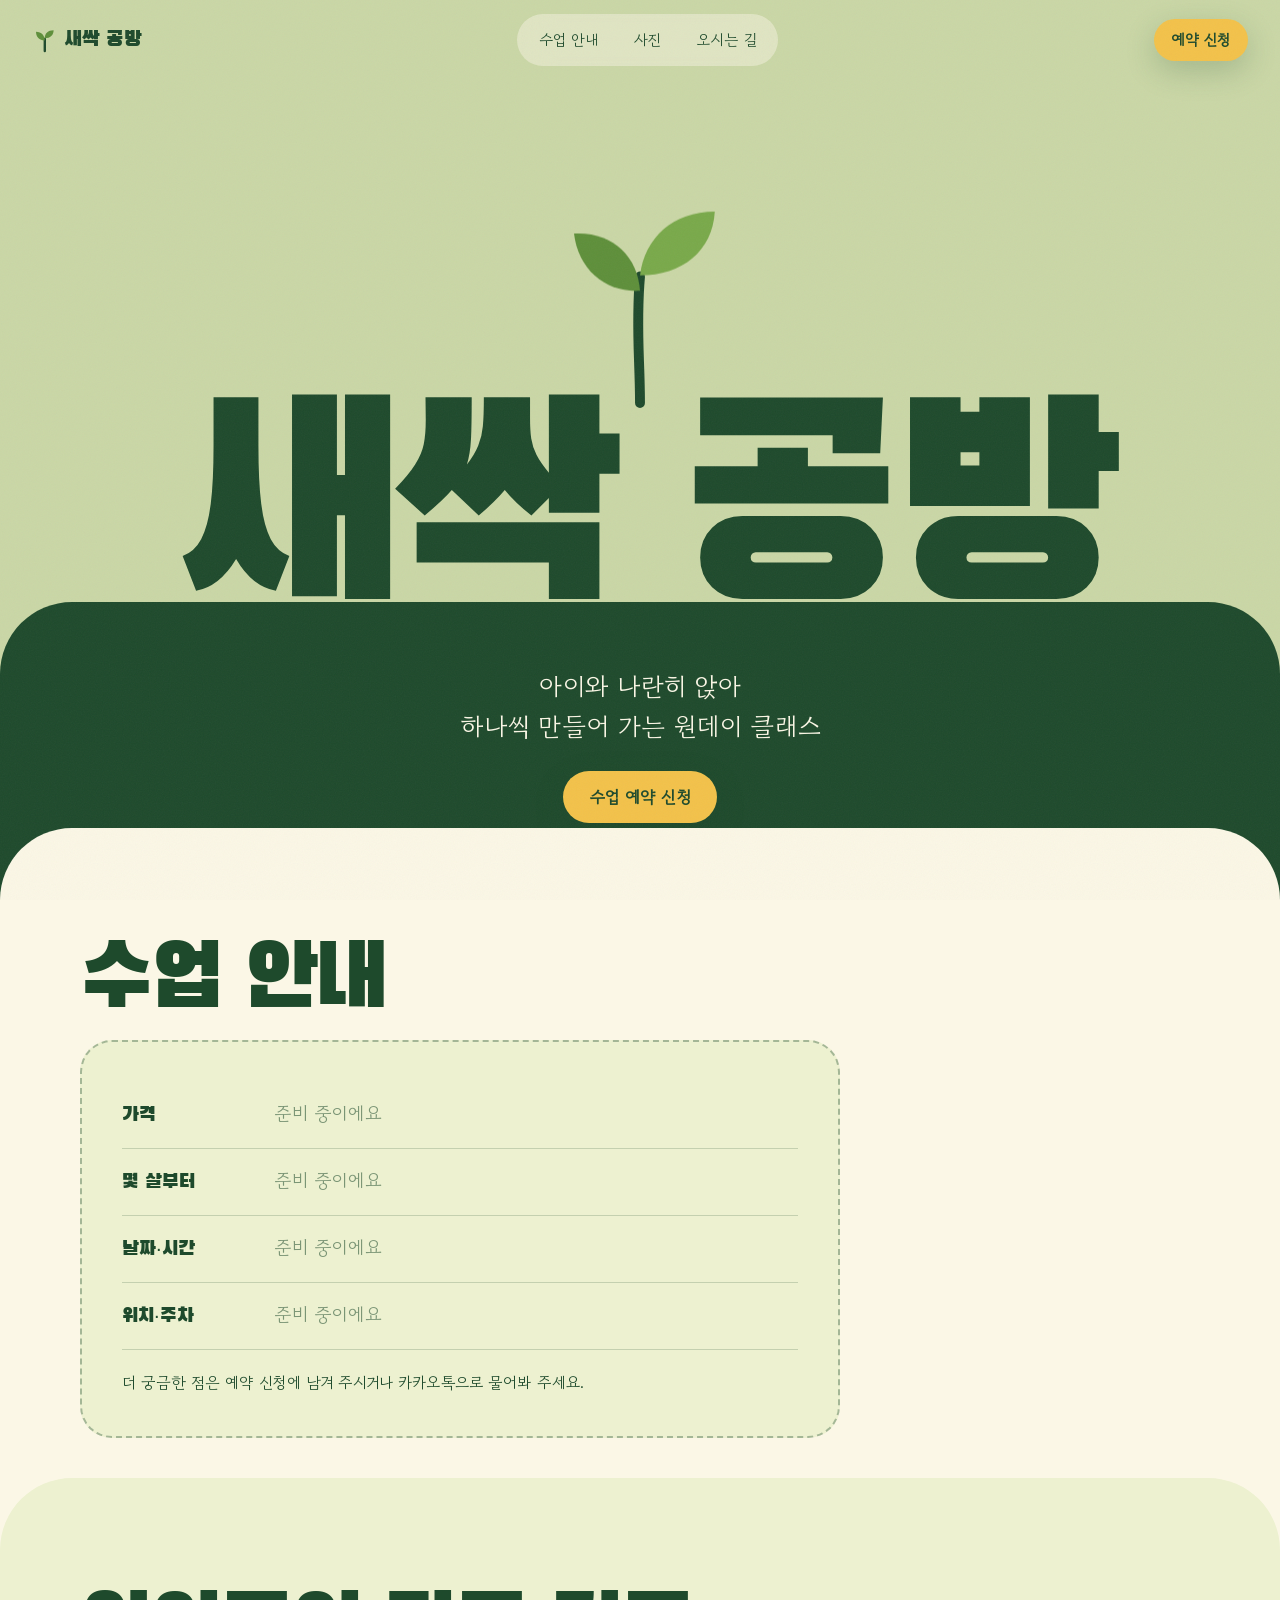
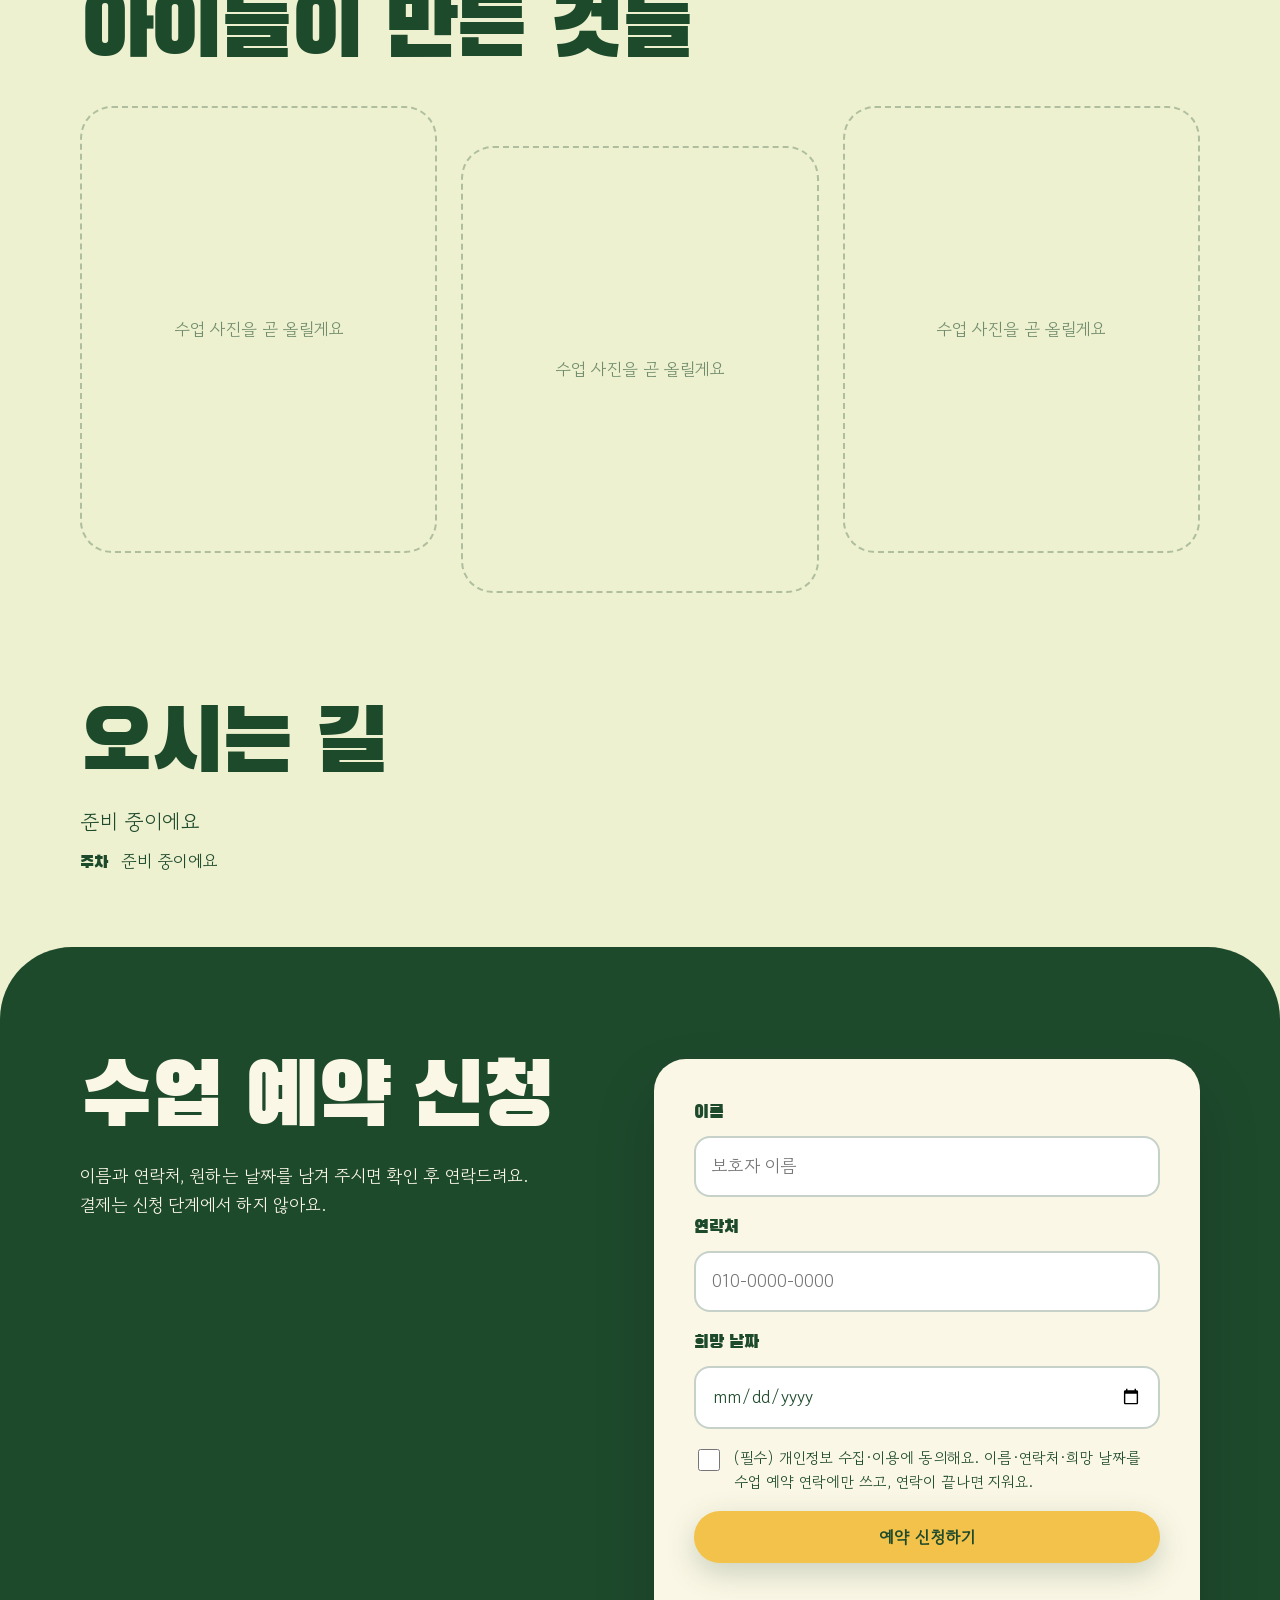
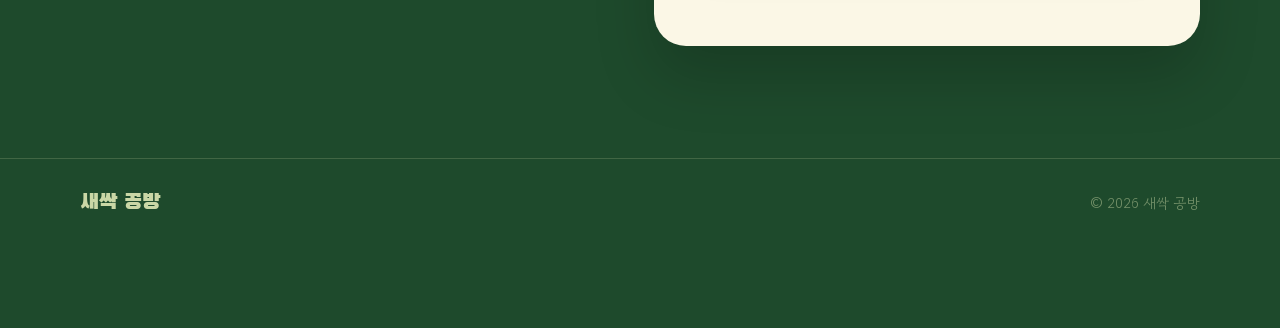
<file: index.html>
<!doctype html>
<html lang="ko">
<head>
  <meta charset="utf-8">
  <meta name="viewport" content="width=device-width, initial-scale=1">
  <title>새싹 공방 · 아이와 함께하는 원데이 클래스</title>
  <meta name="description" content="아이와 함께 오는 가족을 위한 새싹 공방 원데이 클래스. 수업 안내를 보고 바로 예약 신청하세요.">
  <meta property="og:title" content="새싹 공방 원데이 클래스">
  <meta property="og:description" content="아이와 나란히 앉아 하나씩 만들어 가는 하루. 수업 예약 신청을 받고 있어요.">
  <meta name="theme-color" content="#CAD7A6">
  <link rel="icon" href="data:image/svg+xml,%3Csvg xmlns='http://www.w3.org/2000/svg' viewBox='0 0 32 32'%3E%3Cpath d='M16 30V15' stroke='%231E4A2C' stroke-width='3' stroke-linecap='round'/%3E%3Cpath d='M16 17C9 17 5 12 5 6c7 0 11 5 11 11zM16 14c0-6 4-10 11-10 0 6-4 10-11 10z' fill='%235E8F3A'/%3E%3C/svg%3E">
  <link rel="preconnect" href="https://fonts.googleapis.com">
  <link rel="preconnect" href="https://fonts.gstatic.com" crossorigin>
  <link href="https://fonts.googleapis.com/css2?family=Black+Han+Sans&family=Gowun+Dodum&display=swap" rel="stylesheet">
  <link rel="stylesheet" href="assets/style.css">
</head>
<body>
  <a class="skip" href="#book">예약 신청으로 바로 가기</a>

  <header class="top">
    <a class="logo" href="#" aria-label="새싹 공방 처음으로">
      <svg viewBox="0 0 32 32" aria-hidden="true"><path d="M16 30V15" stroke="currentColor" stroke-width="3" stroke-linecap="round"/><path d="M16 17C9 17 5 12 5 6c7 0 11 5 11 11zM16 14c0-6 4-10 11-10 0 6-4 10-11 10z" fill="#5E8F3A"/></svg>
      새싹 공방
    </a>
    <nav class="menu" aria-label="주요 메뉴">
      <a href="#guide">수업 안내</a>
      <a href="#photos">사진</a>
      <a href="#way">오시는 길</a>
    </nav>
    <a class="btn btn-seed btn-small" href="#book">예약 신청</a>
  </header>

  <main>
    <!-- 첫 화면: 흙 위로 새싹이 자라는 장면 하나 -->
    <section class="hero" aria-labelledby="hero-title">
      <svg class="sprout" viewBox="0 0 200 220" aria-hidden="true">
        <path class="stem" d="M100 220 C100 180 96 150 100 105" />
        <path class="leaf leaf-l" d="M100 118 C70 120 44 100 40 66 C74 64 98 86 100 118 Z" />
        <path class="leaf leaf-r" d="M100 104 C104 70 130 46 168 46 C166 82 138 104 100 104 Z" />
      </svg>
      <h1 id="hero-title" class="wordmark"><span>새싹</span> <span>공방</span></h1>
      <div class="soil">
        <p class="lead">아이와 나란히 앉아<br>하나씩 만들어 가는 원데이 클래스</p>
        <div class="hero-actions">
          <a class="btn btn-seed" href="#book">수업 예약 신청</a>
          <a class="btn btn-ghost" data-link="kakao" href="#" target="_blank" rel="noopener" hidden>카카오톡으로 묻기</a>
        </div>
      </div>
    </section>

    <!-- 부모님이 궁금한 네 가지: 씨앗 봉투 뒷면 안내표 -->
    <section id="guide" class="guide">
      <div class="wrap">
        <h2 class="title">수업 안내</h2>
        <p class="sub" data-fact-line="lesson"></p>
        <div class="packet">
          <dl>
            <div><dt>가격</dt><dd data-fact="price"></dd></div>
            <div><dt>몇 살부터</dt><dd data-fact="age"></dd></div>
            <div><dt>날짜·시간</dt><dd data-fact="time"></dd></div>
            <div><dt>위치·주차</dt><dd><span data-fact="place"></span><small data-fact-small="parking"></small></dd></div>
          </dl>
          <p class="packet-note">더 궁금한 점은 예약 신청에 남겨 주시거나 카카오톡으로 물어봐 주세요.</p>
        </div>
      </div>
    </section>

    <!-- 사진 -->
    <section id="photos" class="photos">
      <div class="wrap">
        <h2 class="title">아이들이 만든 것들</h2>
        <div class="gallery" id="gallery"></div>
      </div>
    </section>

    <!-- 후기: 실제 후기가 있을 때만 보인다 -->
    <section id="reviews" class="reviews" hidden>
      <div class="wrap">
        <h2 class="title">다녀간 가족의 말</h2>
        <ul class="review-list" id="review-list"></ul>
      </div>
    </section>

    <!-- 블로그·유튜브 -->
    <section id="more" class="more" hidden>
      <div class="wrap">
        <h2 class="title">수업 기록 더 보기</h2>
        <div class="video" id="video" hidden></div>
        <div class="more-links">
          <a class="more-link" data-link="blog" href="#" target="_blank" rel="noopener" hidden>
            <strong>블로그</strong><span>수업 후기와 작품 사진을 글로 남겨 두었어요</span>
          </a>
          <a class="more-link" data-link="youtube" href="#" target="_blank" rel="noopener" hidden>
            <strong>유튜브</strong><span>수업하는 모습을 영상으로 볼 수 있어요</span>
          </a>
        </div>
      </div>
    </section>

    <!-- 오시는 길 -->
    <section id="way" class="way">
      <div class="wrap">
        <h2 class="title">오시는 길</h2>
        <p class="way-place" data-fact="place"></p>
        <p class="way-parking"><strong>주차</strong> <span data-fact="parking"></span></p>
        <a class="btn btn-line" data-link="mapUrl" href="#" target="_blank" rel="noopener" hidden>지도에서 보기</a>
      </div>
    </section>

    <!-- 예약 신청 -->
    <section id="book" class="book" aria-labelledby="book-title">
      <div class="wrap book-wrap">
        <div class="book-intro">
          <h2 id="book-title" class="title">수업 예약 신청</h2>
          <p>이름과 연락처, 원하는 날짜를 남겨 주시면 확인 후 연락드려요. 결제는 신청 단계에서 하지 않아요.</p>
        </div>
        <form id="book-form" class="form" novalidate>
          <label>
            <span>이름</span>
            <input name="name" autocomplete="name" required maxlength="50" placeholder="보호자 이름">
          </label>
          <label>
            <span>연락처</span>
            <input name="contact" type="tel" autocomplete="tel" inputmode="tel" required maxlength="100" placeholder="010-0000-0000">
          </label>
          <label>
            <span>희망 날짜</span>
            <input name="wish_date" type="date" required>
          </label>
          <input class="trap" name="website" tabindex="-1" autocomplete="off" aria-hidden="true">
          <label class="consent">
            <input type="checkbox" name="consent" required>
            <span>(필수) 개인정보 수집·이용에 동의해요. 이름·연락처·희망 날짜를 수업 예약 연락에만 쓰고, 연락이 끝나면 지워요.</span>
          </label>
          <button class="btn btn-seed btn-block" type="submit">예약 신청하기</button>
          <p class="form-msg" id="form-msg" role="status" aria-live="polite"></p>
        </form>
      </div>
    </section>
  </main>

  <footer class="foot">
    <div class="wrap foot-wrap">
      <p class="foot-name">새싹 공방</p>
      <nav class="foot-links" aria-label="바깥 연결">
        <a data-link="kakao" href="#" target="_blank" rel="noopener" hidden>카카오톡</a>
        <a data-link="blog" href="#" target="_blank" rel="noopener" hidden>블로그</a>
        <a data-link="youtube" href="#" target="_blank" rel="noopener" hidden>유튜브</a>
      </nav>
      <p class="foot-copy">© 2026 새싹 공방</p>
    </div>
  </footer>

  <!-- 휴대폰: 아래에 늘 떠 있는 버튼 -->
  <div class="dock" aria-label="빠른 연결">
    <a class="btn btn-seed" href="#book">예약 신청</a>
    <a class="btn btn-ghost-dark" data-link="kakao" href="#" target="_blank" rel="noopener" hidden>카톡 문의</a>
  </div>

  <div class="grain" aria-hidden="true"></div>
  <script src="assets/config.js"></script>
  <script src="assets/main.js"></script>
</body>
</html>
</file>
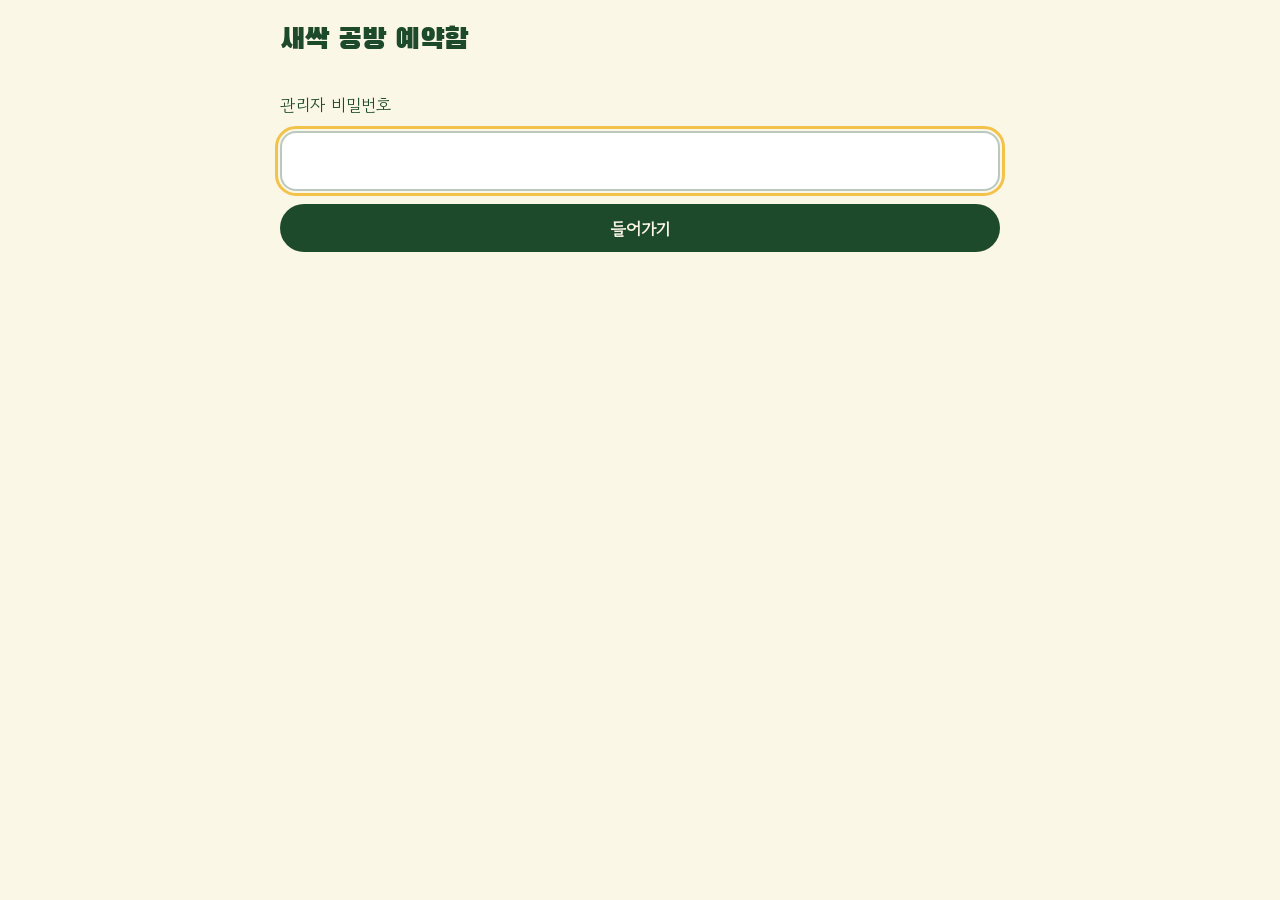
<file: admin/index.html>
<!doctype html>
<html lang="ko">
<head>
  <meta charset="utf-8">
  <meta name="viewport" content="width=device-width, initial-scale=1">
  <meta name="robots" content="noindex, nofollow">
  <title>새싹 공방 예약함</title>
  <link rel="preconnect" href="https://fonts.googleapis.com">
  <link rel="preconnect" href="https://fonts.gstatic.com" crossorigin>
  <link href="https://fonts.googleapis.com/css2?family=Black+Han+Sans&family=Gowun+Dodum&display=swap" rel="stylesheet">
  <style>
    :root { --forest: #1E4A2C; --leaf: #5E8F3A; --sage: #CAD7A6; --shoot: #EDF1D0; --oat: #FBF7E6; --seed: #F3C24A; }
    * { box-sizing: border-box; }
    [hidden] { display: none !important; }
    body { margin: 0; background: var(--oat); color: var(--forest); font: 17px/1.6 'Gowun Dodum', system-ui, sans-serif; }
    :focus-visible { outline: 3px solid var(--seed); outline-offset: 2px; }
    .wrap { width: min(720px, 100% - 2rem); margin: 0 auto; padding: 1.5rem 0 4rem; }
    h1 { font: 400 1.8rem/1.2 'Black Han Sans', sans-serif; margin: 0 0 1rem; }
    button, input { font: inherit; }
    .login { display: grid; gap: .8rem; margin-top: 2rem; }
    .login input { padding: .9rem 1rem; border: 2px solid rgba(30,74,44,.3); border-radius: 1rem; font-size: 1.1rem; background: #fff; color: var(--forest); }
    .btn { min-height: 3rem; padding: 0 1.2rem; border: 0; border-radius: 999px; background: var(--forest); color: var(--oat); font-weight: 700; cursor: pointer; }
    .err { color: #A3361F; min-height: 1.6em; margin: 0; }
    .bar { display: flex; align-items: center; justify-content: space-between; gap: 1rem; margin-bottom: 1rem; }
    .count { background: var(--forest); color: var(--oat); border-radius: 1.5rem; padding: 1.2rem 1.5rem; margin-bottom: 1.25rem; }
    .count strong { font: 400 3rem/1 'Black Han Sans', sans-serif; color: var(--seed); margin-right: .4rem; }
    .list { list-style: none; margin: 0; padding: 0; display: grid; gap: .9rem; }
    .card { background: #fff; border-radius: 1.25rem; padding: 1.1rem 1.25rem; border: 2px solid transparent; }
    .card.new { border-color: var(--seed); }
    .meta { font-size: .9rem; opacity: .7; margin: 0; }
    .name { font: 400 1.35rem/1.3 'Black Han Sans', sans-serif; margin: .2rem 0; }
    .row { margin: .2rem 0; }
    .copy { background: var(--shoot); border: 0; border-radius: .6rem; padding: .3rem .6rem; color: var(--forest); cursor: pointer; font-size: 1.05rem; }
    .status { display: flex; gap: .4rem; margin-top: .8rem; flex-wrap: wrap; }
    .status button { min-height: 2.75rem; padding: 0 1rem; border-radius: 999px; border: 2px solid var(--forest); background: transparent; color: var(--forest); cursor: pointer; }
    .status button[aria-pressed="true"] { background: var(--forest); color: var(--oat); }
    .ghost { background: transparent; color: var(--forest); border: 2px solid var(--forest); }
    .empty { padding: 2rem; text-align: center; background: var(--shoot); border-radius: 1.25rem; }
  </style>
</head>
<body>
  <div class="wrap">
    <h1>새싹 공방 예약함</h1>

    <form id="login" class="login">
      <label for="pw">관리자 비밀번호</label>
      <input id="pw" type="password" autocomplete="current-password" required>
      <button class="btn" type="submit">들어가기</button>
      <p class="err" id="login-err" role="alert"></p>
    </form>

    <section id="board" hidden>
      <div class="bar">
        <button class="btn ghost" id="refresh" type="button">새로고침</button>
        <button class="btn ghost" id="logout" type="button">나가기</button>
      </div>
      <div class="count"><strong id="new-count">0</strong>건의 새 예약 신청</div>
      <p class="err" id="board-err" role="alert"></p>
      <ul class="list" id="list"></ul>
    </section>
  </div>

  <script>
  (function () {
    const KEY = 'saessak-admin';
    const STATUSES = ['새 문의', '연락함', '완료'];
    const $ = (id) => document.getElementById(id);
    const getPw = () => sessionStorage.getItem(KEY) || '';

    async function call(method, body) {
      const r = await fetch('/api/admin', {
        method,
        headers: { 'x-admin-password': getPw(), ...(body ? { 'Content-Type': 'application/json' } : {}) },
        body: body ? JSON.stringify(body) : undefined,
      });
      const data = await r.json().catch(() => ({}));
      if (r.status === 401) { logout('비밀번호가 맞지 않아요.'); throw new Error(''); }
      if (!r.ok) throw new Error(data.error || '불러오지 못했어요.');
      return data;
    }

    function fmt(iso) {
      const d = new Date(iso);
      return d.toLocaleString('ko-KR', { month: 'long', day: 'numeric', weekday: 'short', hour: '2-digit', minute: '2-digit' });
    }

    function render(rows) {
      $('new-count').textContent = rows.filter((r) => r.status === '새 문의').length;
      const list = $('list');
      list.textContent = '';
      if (!rows.length) {
        const li = document.createElement('li');
        li.className = 'empty';
        li.textContent = '아직 들어온 예약 신청이 없어요.';
        list.appendChild(li);
        return;
      }
      rows.forEach((r) => {
        const li = document.createElement('li');
        li.className = 'card' + (r.status === '새 문의' ? ' new' : '');
        const meta = document.createElement('p'); meta.className = 'meta'; meta.textContent = fmt(r.created_at) + ' 접수';
        const name = document.createElement('p'); name.className = 'name'; name.textContent = r.name;
        const contact = document.createElement('p'); contact.className = 'row';
        const cbtn = document.createElement('button'); cbtn.type = 'button'; cbtn.className = 'copy'; cbtn.textContent = r.contact;
        cbtn.title = '눌러서 복사';
        cbtn.addEventListener('click', async () => {
          try { await navigator.clipboard.writeText(r.contact); cbtn.textContent = '복사했어요'; setTimeout(() => (cbtn.textContent = r.contact), 1200); }
          catch { const s = window.getSelection(); const rg = document.createRange(); rg.selectNodeContents(cbtn); s.removeAllRanges(); s.addRange(rg); }
        });
        contact.append('연락처 ', cbtn);
        const wish = document.createElement('p'); wish.className = 'row'; wish.textContent = '희망 날짜 ' + (r.wish_date || '-');
        const st = document.createElement('div'); st.className = 'status';
        STATUSES.forEach((s) => {
          const b = document.createElement('button'); b.type = 'button'; b.textContent = s;
          b.setAttribute('aria-pressed', String(r.status === s));
          b.addEventListener('click', async () => {
            if (r.status === s) return;
            try { await call('PATCH', { id: r.id, status: s }); load(); } catch (e) { if (e.message) $('board-err').textContent = e.message; }
          });
          st.appendChild(b);
        });
        li.append(meta, name, contact, wish, st);
        list.appendChild(li);
      });
    }

    async function load() {
      $('board-err').textContent = '';
      try { const data = await call('GET'); $('login').hidden = true; $('board').hidden = false; render(data.rows || []); }
      catch (e) { if (e.message) $('board-err').textContent = e.message; }
    }

    function logout(msg) {
      sessionStorage.removeItem(KEY);
      $('board').hidden = true; $('login').hidden = false;
      $('pw').value = ''; $('login-err').textContent = msg || ''; $('pw').focus();
    }

    $('login').addEventListener('submit', (e) => {
      e.preventDefault();
      sessionStorage.setItem(KEY, $('pw').value);
      $('login-err').textContent = '';
      load();
    });
    $('refresh').addEventListener('click', load);
    $('logout').addEventListener('click', () => logout(''));
    if (getPw()) load(); else $('pw').focus();
  })();
  </script>
</body>
</html>
</file>
<file: assets/style.css>
:root {
  --forest: #1E4A2C;
  --leaf: #5E8F3A;
  --sage: #CAD7A6;
  --shoot: #EDF1D0;
  --oat: #FBF7E6;
  --seed: #F3C24A;
  --soil: #6B4F35;
  --ink: var(--forest);
  --ease: cubic-bezier(0.16, 1, 0.3, 1);
  --round-xl: 4.5rem;
  --round-md: 2rem;
  --display: 'Black Han Sans', 'Pretendard', sans-serif;
  --body: 'Gowun Dodum', 'Pretendard', system-ui, sans-serif;
}

* { box-sizing: border-box; }
[hidden] { display: none !important; }
html { scroll-behavior: smooth; scroll-padding-top: 5rem; }
body {
  margin: 0;
  background: var(--sage);
  color: var(--ink);
  font-family: var(--body);
  font-size: 1.0625rem;
  line-height: 1.7;
  -webkit-font-smoothing: antialiased;
}
img { max-width: 100%; display: block; }
a { color: inherit; }
:focus-visible { outline: 3px solid var(--seed); outline-offset: 3px; border-radius: 6px; }

.skip { position: absolute; left: -999px; top: 0; }
.skip:focus { left: 1rem; top: 1rem; z-index: 100; background: var(--oat); padding: .5rem 1rem; }

.wrap { width: min(1120px, 100% - 2rem); margin-inline: auto; }

/* 버튼 */
.btn {
  display: inline-flex; align-items: center; justify-content: center;
  min-height: 3.25rem; padding: 0 1.6rem;
  border-radius: 999px; border: 0;
  font: 700 1.05rem/1 var(--body);
  text-decoration: none; cursor: pointer;
  transition: transform .5s var(--ease), background-color .3s var(--ease);
}
.btn:hover { transform: translateY(-2px); }
.btn-seed { background: var(--seed); color: var(--forest); box-shadow: 0 10px 30px rgba(30, 74, 44, .22); }
.btn-ghost { background: rgba(251, 247, 230, .14); color: var(--oat); border: 2px solid rgba(251, 247, 230, .5); }
.btn-ghost-dark { background: var(--oat); color: var(--forest); }
.btn-line { background: transparent; color: var(--forest); border: 2px solid var(--forest); }
.btn-small { min-height: 2.6rem; padding: 0 1.1rem; font-size: .95rem; }
.btn-block { width: 100%; }

/* 위 메뉴 */
.top {
  position: fixed; inset: 0 0 auto 0; z-index: 20;
  display: flex; align-items: center; justify-content: space-between; gap: 1rem;
  padding: .9rem clamp(1rem, 3vw, 2rem);
}
.logo { display: inline-flex; align-items: center; gap: .4rem; font: 1.3rem/1 var(--display); text-decoration: none; }
.logo svg { width: 1.6rem; height: 1.6rem; }
.menu {
  display: flex; gap: .25rem; padding: .35rem;
  background: rgba(251, 247, 230, .45);
  backdrop-filter: blur(16px); -webkit-backdrop-filter: blur(16px);
  border-radius: 999px;
}
.menu a { padding: .45rem 1rem; border-radius: 999px; text-decoration: none; font-size: .95rem; }
.menu a:hover { background: var(--oat); }

/* 첫 화면 */
.hero {
  min-height: 100svh;
  display: grid; grid-template-rows: 1fr auto auto;
  justify-items: center;
  padding-top: 5rem;
  overflow: hidden;
}
.sprout { align-self: end; width: clamp(110px, 18vw, 220px); margin-bottom: -1.2vw; overflow: visible; }
.stem { fill: none; stroke: var(--forest); stroke-width: 9; stroke-linecap: round; }
.leaf { fill: var(--leaf); }
.leaf-r { fill: #79A94A; }
.wordmark {
  margin: 0;
  font: 400 clamp(5rem, 21vw, 19rem)/.8 var(--display);
  letter-spacing: -.04em;
  white-space: nowrap;
  color: var(--forest);
  position: relative; z-index: 1;
  transform: translateY(.1em);
}
.soil {
  width: 100%;
  background: var(--forest);
  color: var(--oat);
  border-radius: var(--round-xl) var(--round-xl) 0 0;
  padding: clamp(2.5rem, 5vw, 4rem) 1rem clamp(3rem, 6vw, 5rem);
  display: flex; flex-direction: column; align-items: center; gap: 1.6rem;
  text-align: center;
}
.lead { margin: 0; font-size: clamp(1.2rem, 2.4vw, 1.6rem); line-height: 1.55; }
.hero-actions { display: flex; flex-wrap: wrap; gap: .75rem; justify-content: center; }

/* 새싹이 자라는 장면 — 페이지에서 움직이는 것은 이것 하나 */
@media (prefers-reduced-motion: no-preference) {
  .stem { stroke-dasharray: 140; stroke-dashoffset: 140; animation: grow 1.4s var(--ease) .2s forwards; }
  .leaf { transform-box: fill-box; transform: scale(0); animation: open 1.2s var(--ease) forwards; }
  .leaf-l { transform-origin: 100% 100%; animation-delay: 1s; }
  .leaf-r { transform-origin: 0% 100%; animation-delay: 1.2s; }
  .wordmark { animation: rise 1.2s var(--ease) both; }
}
@keyframes grow { to { stroke-dashoffset: 0; } }
@keyframes open { to { transform: scale(1); } }
@keyframes rise { from { transform: translateY(.5em); opacity: 0; } to { transform: translateY(.1em); opacity: 1; } }

/* 칸 공통 */
main > section:not(.hero) { padding: clamp(4rem, 9vw, 7rem) 0; border-radius: var(--round-xl) var(--round-xl) 0 0; margin-top: calc(var(--round-xl) * -1); position: relative; }
.title { margin: 0 0 1rem; font: 400 clamp(2.6rem, 8vw, 5.5rem)/.95 var(--display); letter-spacing: -.03em; }
.sub { margin: 0 0 2.5rem; font-size: 1.2rem; max-width: 36em; }

/* 수업 안내: 씨앗 봉투 뒷면 */
.guide { background: var(--oat); }
.packet {
  background: var(--shoot);
  border: 2px dashed rgba(30, 74, 44, .35);
  border-radius: var(--round-md);
  padding: clamp(1.25rem, 4vw, 2.5rem);
  max-width: 760px;
}
.packet dl { margin: 0; }
.packet dl > div {
  display: grid; grid-template-columns: 8.5rem 1fr; gap: 1rem;
  padding: 1rem 0; border-bottom: 1px solid rgba(30, 74, 44, .2);
}
.packet dt { font-family: var(--display); font-size: 1.25rem; }
.packet dd { margin: 0; font-size: 1.15rem; }
.packet dd small { display: block; font-size: .95rem; opacity: .8; }
.packet .todo { opacity: .55; }
.packet-note { margin: 1.25rem 0 0; font-size: .98rem; }

/* 사진 */
.photos { background: var(--shoot); }
.gallery { display: grid; grid-template-columns: repeat(3, 1fr); gap: clamp(.75rem, 2vw, 1.5rem); margin-top: 2rem; }
.gallery figure { margin: 0; border-radius: var(--round-md); overflow: hidden; aspect-ratio: 4 / 5; background: var(--sage); }
.gallery figure:nth-child(3n + 2) { transform: translateY(2.5rem); }
.gallery img { width: 100%; height: 100%; object-fit: cover; }
.gallery .empty {
  display: grid; place-items: center; text-align: center; padding: 1.5rem;
  border: 2px dashed rgba(30, 74, 44, .3); background: transparent;
  color: rgba(30, 74, 44, .6);
}

/* 후기 */
.reviews { background: var(--sage); }
.review-list { list-style: none; margin: 2rem 0 0; padding: 0; display: grid; grid-template-columns: repeat(auto-fit, minmax(260px, 1fr)); gap: 1.25rem; }
.review-list li { background: var(--oat); border-radius: var(--round-md) var(--round-md) var(--round-md) .5rem; padding: 1.75rem; }
.review-list p { margin: 0 0 1rem; font-size: 1.15rem; }
.review-list span { font-size: .95rem; opacity: .75; }

/* 블로그·유튜브 */
.more { background: var(--oat); }
.video { aspect-ratio: 16 / 9; border-radius: var(--round-md); overflow: hidden; margin: 2rem 0 1.5rem; background: var(--forest); }
.video iframe { width: 100%; height: 100%; border: 0; }
.more-links { display: grid; grid-template-columns: repeat(auto-fit, minmax(260px, 1fr)); gap: 1rem; margin-top: 1.5rem; }
.more-link {
  display: flex; flex-direction: column; gap: .3rem;
  padding: 1.5rem 1.75rem; border-radius: var(--round-md);
  background: var(--shoot); text-decoration: none;
  transition: background-color .4s var(--ease);
}
.more-link:hover { background: var(--sage); }
.more-link strong { font: 400 1.6rem/1.1 var(--display); }

/* 오시는 길 */
.way { background: var(--shoot); }
.way-place { font-size: 1.3rem; margin: 0 0 .5rem; }
.way-parking { margin: 0 0 1.75rem; }
.way-parking strong { font-family: var(--display); font-weight: 400; margin-right: .5rem; }

/* 예약 신청 */
.book { background: var(--forest); color: var(--oat); }
.book-wrap { display: grid; grid-template-columns: 1fr 1.1fr; gap: clamp(2rem, 6vw, 5rem); align-items: start; }
.book-intro p { max-width: 26em; font-size: 1.1rem; }
.form { display: grid; gap: 1.1rem; background: var(--oat); color: var(--forest); padding: clamp(1.5rem, 4vw, 2.5rem); border-radius: var(--round-md); box-shadow: 0 30px 60px rgba(0, 0, 0, .18); }
.form label { display: grid; gap: .4rem; }
.form label > span { font-family: var(--display); font-size: 1.1rem; }
.form input:not([type=checkbox]) {
  font: inherit; font-size: 1.1rem; color: var(--forest);
  padding: .85rem 1rem; border-radius: 1rem;
  border: 2px solid rgba(30, 74, 44, .25); background: #fff;
  min-height: 3.25rem;
}
.form input:focus { border-color: var(--forest); outline: none; box-shadow: 0 0 0 4px rgba(243, 194, 74, .5); }
.form .consent { grid-template-columns: auto 1fr; align-items: start; gap: .7rem; font-size: .95rem; line-height: 1.55; }
.form .consent > span { font-family: var(--body); font-size: .95rem; }
.form .consent input { width: 1.4rem; height: 1.4rem; margin-top: .15rem; accent-color: var(--forest); }
.trap { position: absolute; left: -9999px; width: 1px; height: 1px; opacity: 0; }
.form-msg { margin: 0; min-height: 1.6em; font-size: 1rem; }
.form-msg.ok { color: var(--leaf); font-weight: 700; }
.form-msg.err { color: #A3361F; }
.form button[disabled] { opacity: .6; cursor: wait; }

/* 아래 */
.foot { background: var(--forest); color: var(--sage); padding: 2rem 0 7rem; border-top: 1px solid rgba(202, 215, 166, .2); }
.foot-wrap { display: flex; flex-wrap: wrap; align-items: center; justify-content: space-between; gap: 1rem; }
.foot-name { margin: 0; font: 1.4rem/1 var(--display); }
.foot-links { display: flex; gap: 1.25rem; }
.foot-links a { text-decoration: none; }
.foot-links a:hover { text-decoration: underline; }
.foot-copy { margin: 0; opacity: .5; font-size: .9rem; }

/* 휴대폰 하단 버튼 */
.dock { display: none; }

/* 종이 질감 */
.grain {
  position: fixed; inset: 0; z-index: 50; pointer-events: none; opacity: .05;
  background-image: url("data:image/svg+xml,%3Csvg xmlns='http://www.w3.org/2000/svg' width='200' height='200'%3E%3Cfilter id='n'%3E%3CfeTurbulence type='fractalNoise' baseFrequency='.85' numOctaves='3' stitchTiles='stitch'/%3E%3C/filter%3E%3Crect width='100%25' height='100%25' filter='url(%23n)'/%3E%3C/svg%3E");
}

@media (max-width: 760px) {
  :root { --round-xl: 2.75rem; }
  .menu { display: none; }
  .top .btn-small { display: none; }
  .gallery { grid-template-columns: repeat(2, 1fr); }
  .gallery figure:nth-child(3n + 2) { transform: none; }
  .gallery figure:nth-child(2n) { transform: translateY(1.5rem); }
  .packet dl > div { grid-template-columns: 1fr; gap: .2rem; }
  .book-wrap { grid-template-columns: 1fr; }
  .dock {
    display: flex; gap: .5rem;
    position: fixed; z-index: 30; left: 1rem; right: 1rem; bottom: max(1rem, env(safe-area-inset-bottom));
  }
  .dock .btn { flex: 1; }
}

@media (prefers-reduced-motion: reduce) {
  html { scroll-behavior: auto; }
  .btn, .more-link { transition: none; }
}

/* 내려가면 위 메뉴에 바탕을 깐다 (글자와 겹치지 않게) */
.top { transition: background-color .4s var(--ease), box-shadow .4s var(--ease); }
.top.scrolled { background: rgba(251, 247, 230, .88); backdrop-filter: blur(14px); -webkit-backdrop-filter: blur(14px); box-shadow: 0 6px 24px rgba(30, 74, 44, .08); }
.top.scrolled .menu { background: transparent; }

@media (max-width: 760px) {
  .hero { min-height: 92svh; }
  .sprout { width: 34vw; margin-bottom: -2vw; }
  .wordmark { white-space: normal; font-size: 36vw; line-height: .82; text-align: center; transform: translateY(.08em); }
  .wordmark span { display: block; }
  .dock { transform: translateY(150%); transition: transform .6s var(--ease); }
  .dock.on { transform: none; }
}
</file>
